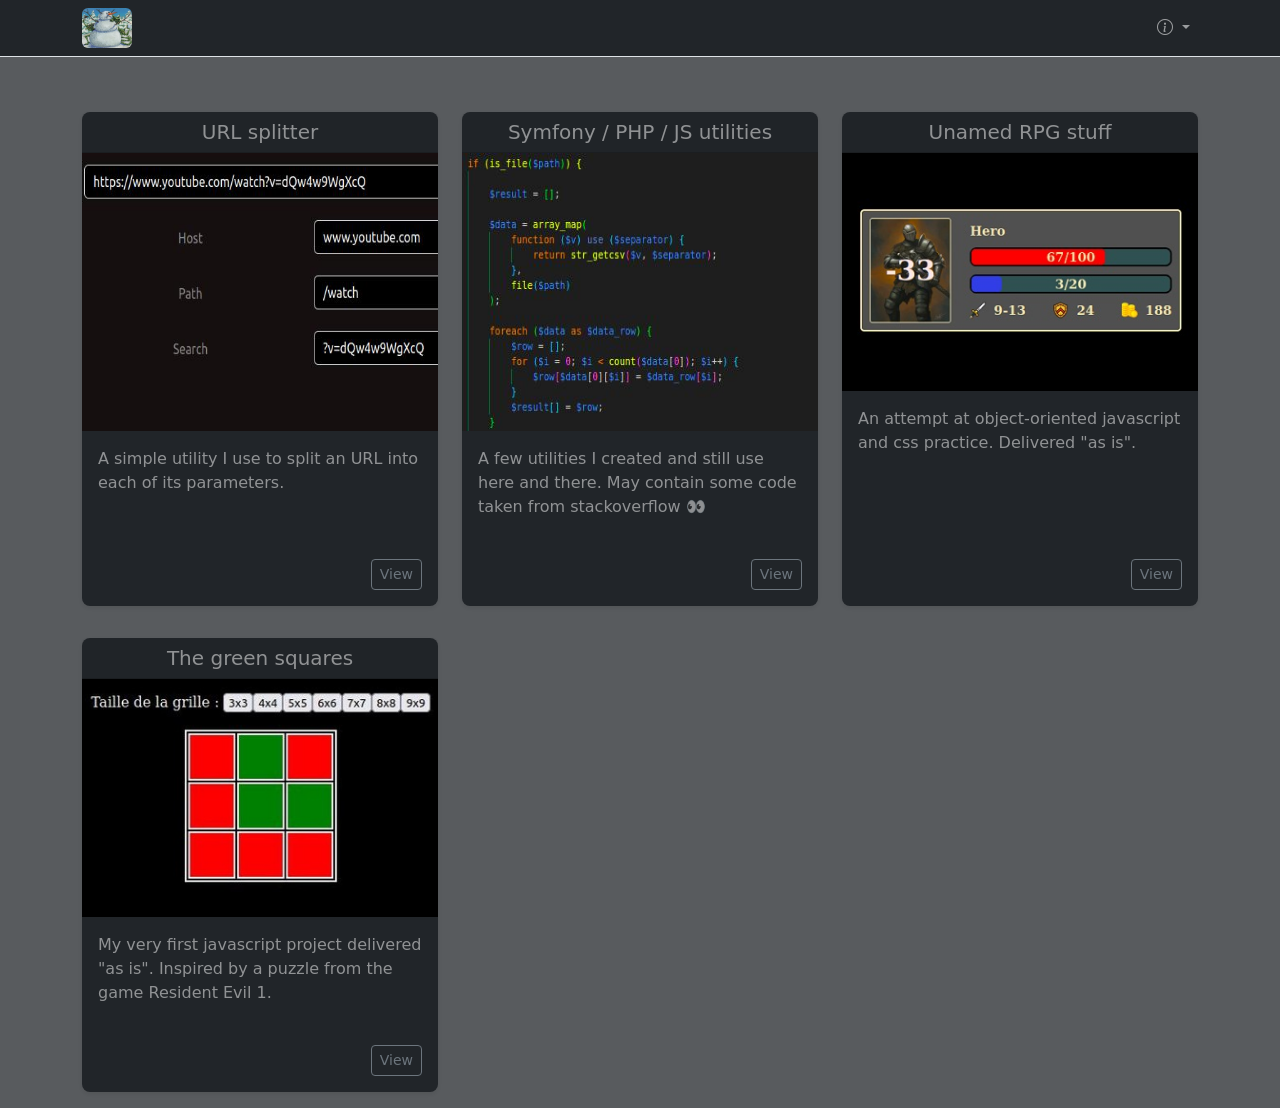
<file: index.html>
<!DOCTYPE html>
<html lang="en">

<head>

  <title>c0rb0c4l.github.io</title>
  <meta charset="UTF-8">
  <meta http-equiv="X-UA-Compatible" content="IE=edge">
  <meta name="viewport" content="width=device-width, initial-scale=1.0">
  <link href="https://cdn.jsdelivr.net/npm/bootstrap@5.2.3/dist/css/bootstrap.min.css" rel="stylesheet">
  <link href="https://cdn.jsdelivr.net/npm/bootstrap-icons@1.10.3/font/bootstrap-icons.css" rel="stylesheet">

</head>

<body class="bg-dark bg-opacity-75 pt-5 mh-100">

  <header>
    <nav class="navbar navbar-expand navbar-dark fixed-top bg-dark py-2 mb-5 border-bottom">
      <div class="container">

        <a class="navbar-brand py-0" href="/">
          <img src="assets/img/goblin-snowman.jpg" class="rounded" alt="c0rb0c4l's avatar" width="50">
        </a>

        <div class="pt-2 pt-lg-0">
          <ul class="navbar-nav ms-auto">

            <li class="nav-item dropdown">
              <a class="nav-link dropdown-toggle" href="#" id="collectionDropdown" role="button"
                data-bs-toggle="dropdown" aria-expanded="false">
                <i class="bi bi-info-circle"></i>
              </a>
              <ul class="dropdown-menu dropdown-menu-dark dropdown-menu-end" aria-labelledby="collectionDropdown">
                <li>
                  <a class="dropdown-item" href="/who-am-i.html">Who am I ?</a>
                </li>
              </ul>
            </li>

          </ul>
        </div>

      </div>
    </nav>
  </header>

  <main>
    <div class="container pt-5">
      <div class="row row-cols-1 row-cols-sm-2 row-cols-md-2 row-cols-lg-3">

        <!-- js url splitter -->
        <div class="col py-3">
          <div class="card bg-dark border-0 mb-4 rounded-3 shadow-sm text-white-50 h-100 ">

            <div class="card-header py-2">
              <h5 class="text-center my-0">URL splitter</h5>
            </div>

            <div class="position-relative">
              <img src="/assets/img/url.jpg" class="rounded-0 card-img-top" alt="..." height="278">
              <a class="stretched-link" href="splitter/index.html"></a>
            </div>

            <div class="card-body d-flex flex-column justify-content-between">
              <p class="card-text">A simple utility I use to split an URL into each of its parameters.</p>
              <div class="d-flex justify-content-end align-items-center">
                <a class="btn btn-sm btn-outline-secondary" href="splitter/index.html" target="_blank"
                  role="button">View</a>
              </div>
            </div>

          </div>
        </div>

        <!-- symfo/php/js stuff -->
        <div class="col py-3">
          <div class="card bg-dark border-0 mb-4 rounded-3 shadow-sm text-white-50 h-100 ">

            <div class="card-header py-2">
              <h5 class="text-center my-0">Symfony / PHP / JS utilities</h5>
            </div>

            <div class="position-relative">
              <img src="/assets/img/csv.jpg" class="rounded-0 card-img-top" alt="..." height="278">
              <a class="stretched-link" href="https://github.com/C0RB0C4L/utilities" target="_blank"></a>
            </div>

            <div class="card-body d-flex flex-column justify-content-between">
              <p class="card-text">A few utilities I created and still use here and there. May contain some code taken
                from stackoverflow &#128064;</p>
              <div class="d-flex justify-content-end align-items-center">
                <a class="btn btn-sm btn-outline-secondary" href="https://github.com/C0RB0C4L/utilities" target="_blank"
                  role="button">View</a>
              </div>
            </div>

          </div>
        </div>


        <!-- rpg stuff -->
        <div class="col py-3">
          <div class="card bg-dark border-0 mb-4 rounded-3 shadow-sm text-white-50 h-100 ">

            <div class="card-header py-2">
              <h5 class="text-center my-0">Unamed RPG stuff</h5>
            </div>

            <div class="position-relative">
              <img src="/assets/img/rpg.jpg" class="rounded-0 card-img-top" alt="...">
              <a class="stretched-link" href="rpg/index.html"></a>
            </div>

            <div class="card-body d-flex flex-column justify-content-between">
              <p class="card-text">An attempt at object-oriented javascript and css practice. Delivered "as is".</p>
              <div class="d-flex justify-content-end align-items-center">
                <a class="btn btn-sm btn-outline-secondary" href="rpg/index.html" role="button">View</a>
              </div>
            </div>

          </div>
        </div>


        <!-- green squares -->
        <div class="col py-3">
          <div class="card bg-dark border-0 mb-4 rounded-3 shadow-sm text-white-50 h-100 ">

            <div class="card-header py-2">
              <h5 class="text-center my-0">The green squares</h5>
            </div>

            <div class="position-relative">
              <img src="/assets/img/green-squares.jpg" class="rounded-0 card-img-top" alt="...">
              <a class="stretched-link" href="green-squares/index.html"></a>
            </div>

            <div class="card-body d-flex flex-column justify-content-between">
              <p class="card-text">My very first javascript project delivered "as is". Inspired by a puzzle from the
                game Resident Evil 1.
              </p>
              <div class="d-flex justify-content-end align-items-center">
                <a class="btn btn-sm btn-outline-secondary" href="green-squares/index.html" role="button">View</a>
              </div>
            </div>

          </div>
        </div>



      </div>
    </div>
  </main>


  <script src="https://cdn.jsdelivr.net/npm/bootstrap@5.2.3/dist/js/bootstrap.bundle.min.js"></script>
</body>

</html>
</file>
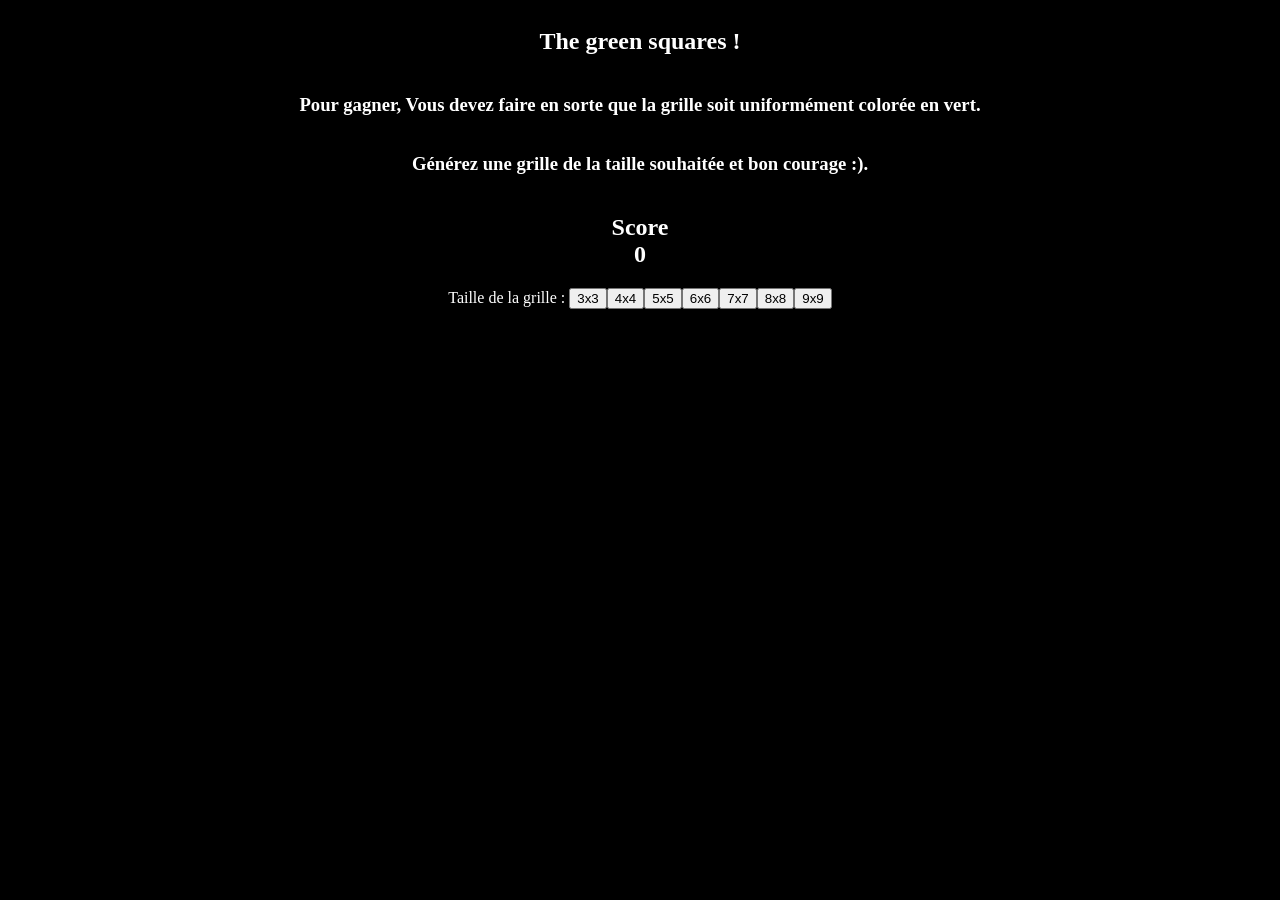
<file: green-squares/index.html>
<!DOCTYPE html>
<html lang="en">

<head>
    <title>c0rb0c4l - The green squares</title>
    <meta charset="UTF-8">
    <meta name="viewport" content="width=device-width, initial-scale=1.0">
    <link rel="stylesheet" type="text/css" href="assets/css/green_squares.css">
</head>

<body>

    <h2>The green squares !</h2>
    <h3>Pour gagner, Vous devez faire en sorte que la grille soit uniformément colorée en vert.</h3>
    <h3>Générez une grille de la taille souhaitée et bon courage :).</h3>

    <h2 onchange="handleScoreChange()">
        <div id="js-score-size">Score <span id="js-grid-size"></span></div>
        <div id="js-display-score"></div>
        <div id="js-message"></div>
    </h2>

    <div class="app-select-size">
        <div id="js-select-size"> Taille de la grille : </div>
    </div>

    <div id="js-table">
    </div>

    <script src="assets/js/main.js"></script>

</body>

</html>
</file>
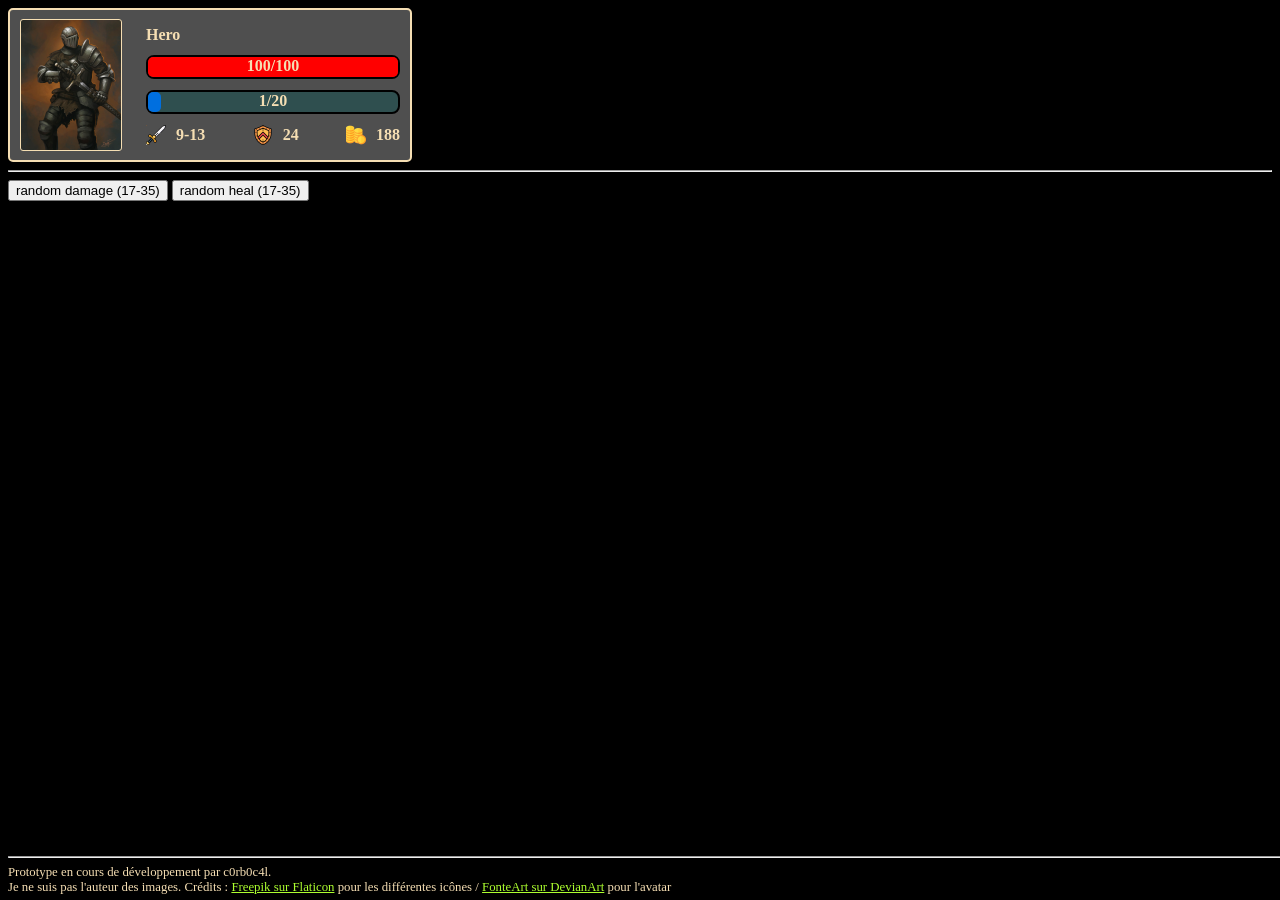
<file: rpg/index.html>
<!DOCTYPE html>
<html lang="en">

<head>
    <title>c0rb0c4l - RPG</title>
    <meta charset="UTF-8">
    <meta name="viewport" content="width=device-width, initial-scale=1.0">
    <link rel="stylesheet" type="text/css" href="assets/css/rpg.css">
</head>

<body>

    <header>
        <div class="app-player-sheet">

            <div id="js-picture-container" class="app-picture-container">
                <div id="js-amount-received">
                </div>
            </div>

            <div class="app-stats-container">

                <div id="js-player-name" class="app-player-name"></div>

                <div class="app-bar-back">
                    <div id="js-lifebar-front">
                        <div id="js-lifebar-value"></div>
                    </div>
                </div>

                <div class="app-bar-back">
                    <div id="js-manabar-front">
                        <div id="js-manabar-value"></div>
                    </div>
                </div>

                <div class="app-stats-info">
                    <div class="app-stats-block"><span class="app-player-sword-image"></span><span>9-13</span></div>
                    <div class="app-stats-block"><span class="app-player-shield-image"></span><span>24</span></div>
                    <div class="app-stats-block"><span class="app-player-gold-image"></span><span>188</span></div>
                </div>

            </div>

        </div>
        <hr>
    </header>


    <main>
        <button id="js-dmg">random damage (17-35)</button>
        <button id="js-heal">random heal (17-35)</button>
    </main>


    <footer>
        <hr>
        Prototype en cours de développement par c0rb0c4l.<br>
        Je ne suis pas l'auteur des images. Crédits : <a href="https://www.flaticon.com/authors/freepik">Freepik sur
            Flaticon</a> pour les différentes icônes /
        <a href="https://www.deviantart.com/fonteart">FonteArt sur DevianArt</a> pour l'avatar
    </footer>

    <script type="module" src="assets/js/rpg.js"></script>

</body>


</html>
</file>
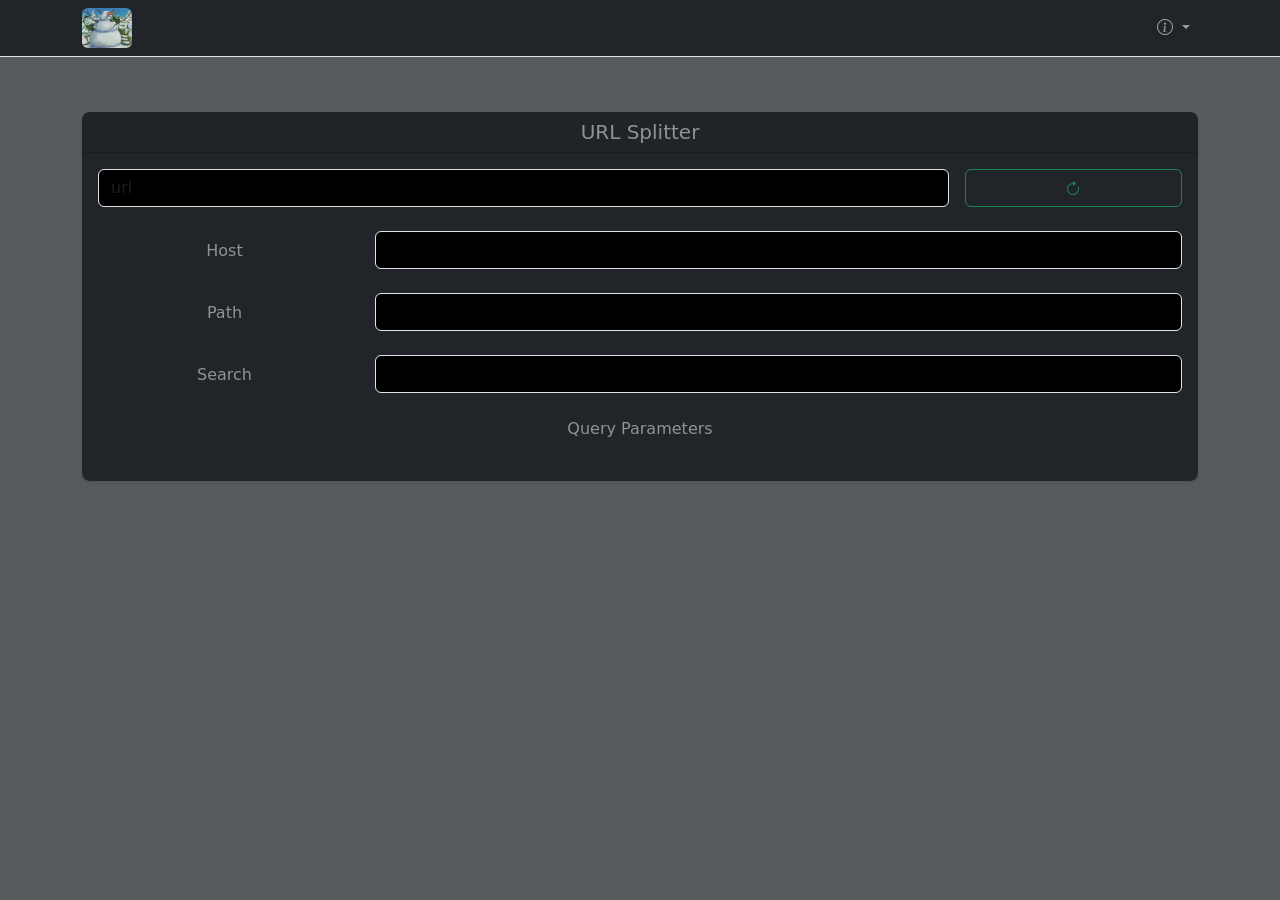
<file: splitter/index.html>
<!DOCTYPE html>
<html lang="en">

<head>
    <title>URL Splitter</title>
    <meta charset="UTF-8">
    <meta http-equiv="X-UA-Compatible" content="IE=edge">
    <meta name="viewport" content="width=device-width, initial-scale=1.0">
    <link href="https://cdn.jsdelivr.net/npm/bootstrap@5.2.3/dist/css/bootstrap.min.css" rel="stylesheet">
    <link href="https://cdn.jsdelivr.net/npm/bootstrap-icons@1.10.3/font/bootstrap-icons.css" rel="stylesheet">
</head>

<body class="bg-dark bg-opacity-75 pt-5 mh-100">

    <header>
        <nav class="navbar navbar-expand navbar-dark fixed-top bg-dark py-2 border-bottom">
            <div class="container">

                <a class="navbar-brand py-0" href="/">
                    <img src="/assets/img/goblin-snowman.jpg" class="rounded" alt="c0rb0c4l's avatar" width="50">
                </a>

                <span class="text-muted me-auto"> > URL Splitter</span>

                <div class="pt-2 pt-lg-0">
                    <ul class="navbar-nav ms-auto">

                        <li class="nav-item dropdown">
                            <a class="nav-link dropdown-toggle" href="#" id="collectionDropdown" role="button"
                                data-bs-toggle="dropdown" aria-expanded="false">
                                <i class="bi bi-info-circle"></i>
                            </a>
                            <ul class="dropdown-menu dropdown-menu-dark dropdown-menu-end"
                                aria-labelledby="collectionDropdown">
                                <li>
                                    <a class="dropdown-item" href="/who-am-i.html">Who am I ?</a>
                                </li>
                            </ul>
                        </li>

                    </ul>
                </div>

            </div>
        </nav>
    </header>

    <main>
        <div class="container pt-5">
            <div class="row row-cols-1 mb-3 text-center">
                <div class="col py-3">
                    <div class="card bg-dark border-0 mb-4 rounded-3 shadow-sm text-white-50 h-100 ">
                        <div class="card-header py-2">
                            <h5 class="my-0 fw-normal">URL Splitter</h5>
                        </div>
                        <div class="card-body">

                            <div class="mb-4 d-flex">
                                <input type="text" id="url" name="url" class="form-control me-3 bg-black text-white"
                                    placeholder="url" maxlength="255">
                                <button id="url-decoder" class="btn btn-outline-success w-25">
                                    <svg xmlns="http://www.w3.org/2000/svg" width="16" height="16" fill="currentColor"
                                        class="bi bi-arrow-clockwise" viewbox="0 0 16 16">
                                        <path fill-rule="evenodd"
                                            d="M8 3a5 5 0 1 0 4.546 2.914.5.5 0 0 1 .908-.417A6 6 0 1 1 8 2v1z" />
                                        <path
                                            d="M8 4.466V.534a.25.25 0 0 1 .41-.192l2.36 1.966c.12.1.12.284 0 .384L8.41 4.658A.25.25 0 0 1 8 4.466z" />
                                    </svg>
                                </button>
                            </div>

                            <div class="row row-cols-2 my-4">
                                <div class="col-3">
                                    <label class="pt-2" for="host">Host</label>
                                </div>
                                <div class="col-9">
                                    <input id="host" name="host" class="form-control bg-black text-white">
                                </div>
                            </div>
                            <div class="row row-cols-2 my-4">
                                <div class="col-3">
                                    <label class="pt-2" for="path">Path</label>
                                </div>
                                <div class="col-9">
                                    <input id="path" name="path" class="form-control bg-black text-white">
                                </div>
                            </div>
                            <div class="row row-cols-2 my-4">
                                <div class="col-3">
                                    <label class="pt-2" for="search">Search</label>
                                </div>
                                <div class="col-9">
                                    <input id="search" name="search" class="form-control bg-black text-white">
                                </div>
                            </div>
                            <span class="">Query Parameters</span>
                            <div id="js-query-param">
                                <div class="row row-cols-2 my-4 d-none">
                                    <div class="col-3">
                                        <label class="pt-2"></label>
                                    </div>
                                    <div class="col-9">
                                        <input class="form-control bg-black text-white">
                                    </div>
                                </div>
                            </div>

                        </div>
                    </div>
                </div>
            </div>
        </div>
    </main>

    <script src="https://cdn.jsdelivr.net/npm/bootstrap@5.2.3/dist/js/bootstrap.bundle.min.js"></script>
    <script src="assets/js/splitter.js" type="text/javascript"></script>
</body>

</html>
</file>
<file: green-squares/assets/css/green_squares.css>
body {
    background-color: black;
    display: flex;
    flex-direction: column;
    align-items: center;
    color : white;
}

h2, h3, h4 {
    text-align: center;
}

#js-table{
    margin-top: 20px;
}

table tr td {
    text-align: center;
    border: 2px solid white;
    border-spacing: 10px;
    padding: 5px;
    height: 40px;
    align-items: center;
    width: 40px;
}

table {
    border: 2px solid white;
}

.app-center-button{
   align-self: center;
}

.app-green {
    background-color: green;
}

.app-red {
    background-color: red;
}

.app-select-size {
    display: inline;
}
</file>
<file: rpg/assets/css/rpg.css>
body {
  background-color: black;
  color : wheat;
}

a{
  color: greenyellow;
}

:root {--life: 100;}
:root {--mana: 0;}



footer{
  height: 50px;
  position: fixed;
  bottom: 0px;
  width: 1904px;
  color: wheat;
  font-size: 80%;
}


.app-player-sheet {
  height: 150px;
  width: 400px;
  background-color: rgb(79, 79, 79);
  display: flex;
  flex-direction: row;
  flex-wrap: nowrap;
  justify-content: space-between;
  align-items: center;
  border: 2px wheat solid;
  border-radius: 5px;
}

.app-picture-container{
  border: 1px wheat solid;
  border-radius: 3px;
  margin: 10px;
  width: 100px;
  height: 130px;
  display: flex;
  flex-direction: column;
  justify-content: center;
  background-color: rgb(31, 31, 31);
  background-image: url('../img/avatarknight.png');
}

#js-amount-received{
  text-align: center;
  font-size: 35px;
}

.app-player-name{
color: wheat;
font-weight: bold;
}

.app-green-text{
  color: rgb(10, 156, 10);
  font-weight: bold;
  font-size: 150%;
}

.app-red-text{
  color: red;
  font-weight: bold;
  font-size: 150%;
}

@keyframes animate-heal {
  0% {color: rgb(43, 183, 43)}
  5% {color: white}
  10% {color: rgb(43, 183, 43)}
  15% {color: white}
  20% {color: rgb(43, 183, 43)}
  100% {color: rgb(43, 183, 43)}
}

@keyframes animate-damage {
  0% {color: red}
  5% {color: white}
  10% {color: red}
  15% {color: white}
  20% {color: red}
  100% {color: red}
}

/* @keyframes fade-portrait {
  0% {opacity: 0.33}
  99% {opacity: 0.33}
  100% {opacity: 1};
} */

.app-stats-container{
  margin: 10px;
  height: 130px;
  display: flex;
  flex-direction: column;
  justify-content: space-around;
}

.app-bar-back {
  border: 2px black solid;
  border-radius: 8px;
  background-color: darkslategray;
  width: 250px;
  height: 20px;
}

#js-lifebar-front {
  border-radius: 5px;
  background-color: red;
  height: 100%;
  width: var(--life);
}

#js-lifebar-value {
  width: 250px;
  height: auto;
  position: fixed;
  text-align: center;
  vertical-align: middle;
  font-weight: bold;
  color: wheat;

}

#js-manabar-front {
  border-radius: 5px;
  background-color: rgb(0, 111, 223);
  height: 100%;
  width: var(--mana);
}

#js-manabar-value {
  width: 250px;
  height: auto;
  position: fixed;
  text-align: center;
  vertical-align: middle;
  font-weight: bold;
  color: wheat;

}

.app-player-gold-image{
  background-image: url('../img/gold220gray.png');
  height: 20px;
  width: 20px;
  display: inline-block;
  margin-right: 10px;
}

.app-player-sword-image{
  background-image: url('../img/sword20gray.png');
  height: 20px;
  width: 20px;
  display: inline-block;
  margin-right: 10px;
}

.app-player-shield-image{
  background-image: url('../img/shield20gray.png');
  height: 20px;
  width: 20px;
  display: inline-block;
  margin-right: 10px;
}

.app-stats-info{
  font-weight: bold;
  color: wheat;
  display: flex;
  align-items: center;
  flex-direction: row;
  justify-content: space-between;
  
}

.app-stats-block{
  display: flex;
  align-items: center;
}

@keyframes animate-gold {
  0% {color: yellow}
  5% {color: orange}
  10% {color: yellow}
  15% {color: orange}
  20% {color: yellow}
  100% {color: yellow}
}
</file>
